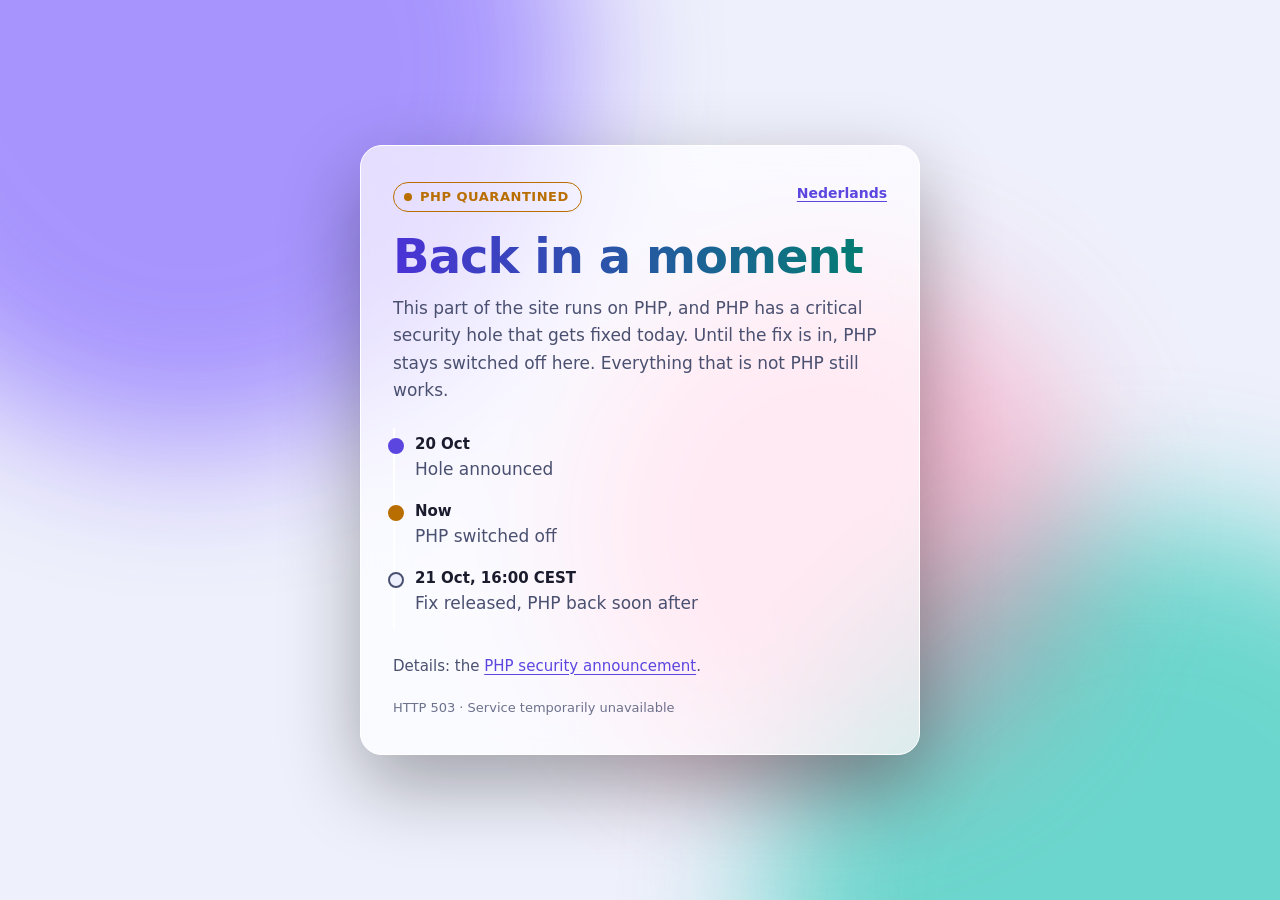
<file: site/museum/503/aurora.html>
<!doctype html>
<html lang="en">
<head>
<meta charset="utf-8">
<meta name="viewport" content="width=device-width, initial-scale=1">
<meta name="robots" content="noindex, nofollow">
<title>PHP service temporarily unavailable</title>
<link rel="stylesheet" href="aurora.css">
</head>
<body>
<div class="sky" aria-hidden="true"><i></i><i></i><i></i></div>
<main>
<p class="lang"><a href="nl-aurora.html" hreflang="nl" lang="nl">Nederlands</a></p>
<p class="chip"><span></span>PHP quarantined</p>
<h1>Back in a moment</h1>
<p>This part of the site runs on PHP, and PHP has a critical security hole that gets fixed today. Until the fix is in, PHP stays switched off here. Everything that is not PHP still works.</p>
<ol class="steps">
<li class="done"><b>20 Oct</b> Hole announced</li>
<li class="now"><b>Now</b> PHP switched off</li>
<li><b>21 Oct, 16:00 CEST</b> Fix released, PHP back soon after</li>
</ol>
<p class="small">Details: the <a href="https://www.php.net/archive/2026.php#2026-10-20-1">PHP security announcement</a>.</p>
<p class="foot">HTTP 503 &middot; Service temporarily unavailable</p>
</main>
</body>
</html>
</file>
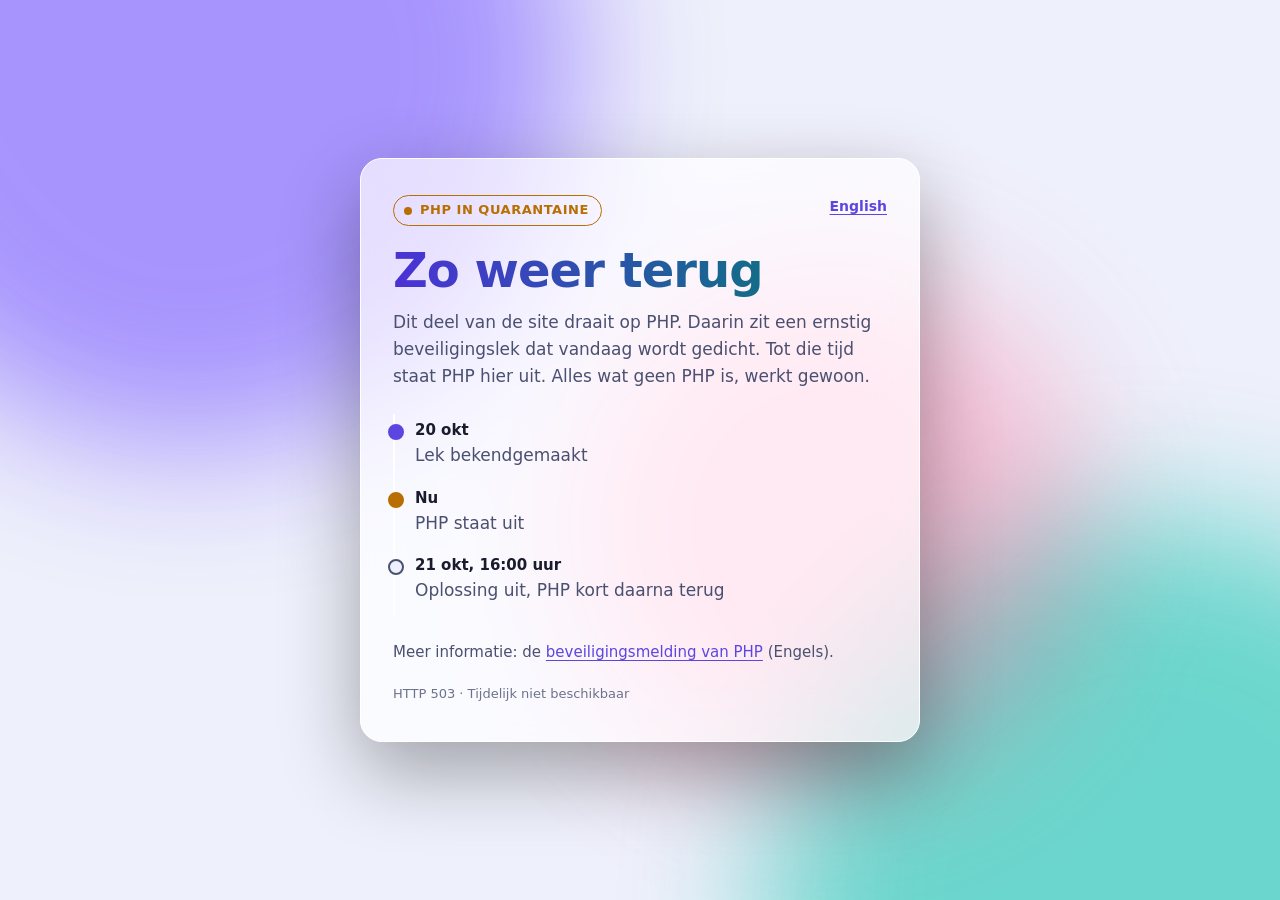
<file: site/museum/503/nl-aurora.html>
<!doctype html>
<html lang="nl">
<head>
<meta charset="utf-8">
<meta name="viewport" content="width=device-width, initial-scale=1">
<meta name="robots" content="noindex, nofollow">
<title>PHP tijdelijk niet beschikbaar</title>
<link rel="stylesheet" href="aurora.css">
</head>
<body>
<div class="sky" aria-hidden="true"><i></i><i></i><i></i></div>
<main>
<p class="lang"><a href="aurora.html" hreflang="en" lang="en">English</a></p>
<p class="chip"><span></span>PHP in quarantaine</p>
<h1>Zo weer terug</h1>
<p>Dit deel van de site draait op PHP. Daarin zit een ernstig beveiligingslek dat vandaag wordt gedicht. Tot die tijd staat PHP hier uit. Alles wat geen PHP is, werkt gewoon.</p>
<ol class="steps">
<li class="done"><b>20 okt</b> Lek bekendgemaakt</li>
<li class="now"><b>Nu</b> PHP staat uit</li>
<li><b>21 okt, 16:00 uur</b> Oplossing uit, PHP kort daarna terug</li>
</ol>
<p class="small">Meer informatie: de <a href="https://www.php.net/archive/2026.php#2026-10-20-1">beveiligingsmelding van PHP</a> (Engels).</p>
<p class="foot">HTTP 503 &middot; Tijdelijk niet beschikbaar</p>
</main>
</body>
</html>
</file>
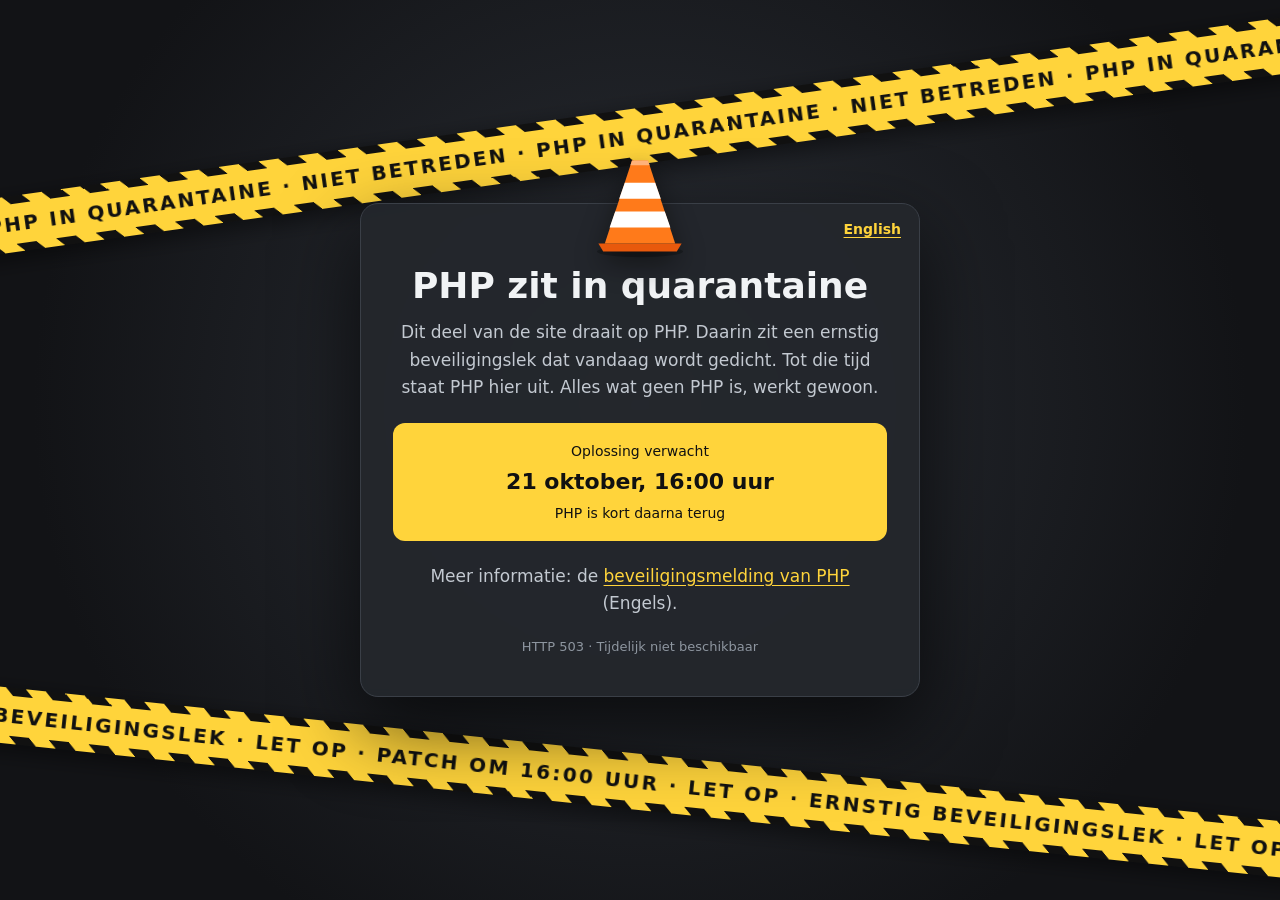
<file: site/museum/503/nl-tape.html>
<!doctype html>
<html lang="nl">
<head>
<meta charset="utf-8">
<meta name="viewport" content="width=device-width, initial-scale=1">
<meta name="robots" content="noindex, nofollow">
<title>PHP tijdelijk niet beschikbaar</title>
<link rel="stylesheet" href="tape.css">
</head>
<body>
<div class="tape t1" aria-hidden="true"><span>NIET BETREDEN &middot; PHP IN QUARANTAINE &middot; NIET BETREDEN &middot; PHP IN QUARANTAINE &middot; NIET BETREDEN &middot; PHP IN QUARANTAINE &middot; NIET BETREDEN &middot; PHP IN QUARANTAINE &middot; </span><span>NIET BETREDEN &middot; PHP IN QUARANTAINE &middot; NIET BETREDEN &middot; PHP IN QUARANTAINE &middot; NIET BETREDEN &middot; PHP IN QUARANTAINE &middot; NIET BETREDEN &middot; PHP IN QUARANTAINE &middot; </span></div>
<div class="tape t2" aria-hidden="true"><span>LET OP &middot; ERNSTIG BEVEILIGINGSLEK &middot; LET OP &middot; PATCH OM 16:00 UUR &middot; LET OP &middot; ERNSTIG BEVEILIGINGSLEK &middot; LET OP &middot; PATCH OM 16:00 UUR &middot; </span><span>LET OP &middot; ERNSTIG BEVEILIGINGSLEK &middot; LET OP &middot; PATCH OM 16:00 UUR &middot; LET OP &middot; ERNSTIG BEVEILIGINGSLEK &middot; LET OP &middot; PATCH OM 16:00 UUR &middot; </span></div>
<main>
<p class="lang"><a href="tape.html" hreflang="en" lang="en">English</a></p>
<svg class="cone" viewBox="0 0 120 130" aria-hidden="true">
<ellipse cx="60" cy="122" rx="54" ry="7" fill="#000" opacity=".25"/>
<path d="M8 112h104l-6 10H14z" fill="#e8590c"/>
<path d="M50 8h20l34 104H16z" fill="#ff7a1a"/>
<path d="M41 36h38l7 20H34zM29 72h62l7 20H22z" fill="#fff"/>
<path d="M50 8h20l2 6H48z" fill="#ffb27a"/>
</svg>
<h1>PHP zit in quarantaine</h1>
<p>Dit deel van de site draait op PHP. Daarin zit een ernstig beveiligingslek dat vandaag wordt gedicht. Tot die tijd staat PHP hier uit. Alles wat geen PHP is, werkt gewoon.</p>
<p class="when"><span>Oplossing verwacht</span> <b>21 oktober, 16:00 uur</b> <span>PHP is kort daarna terug</span></p>
<p>Meer informatie: de <a href="https://www.php.net/archive/2026.php#2026-10-20-1">beveiligingsmelding van PHP</a> (Engels).</p>
<p class="foot">HTTP 503 &middot; Tijdelijk niet beschikbaar</p>
</main>
</body>
</html>
</file>
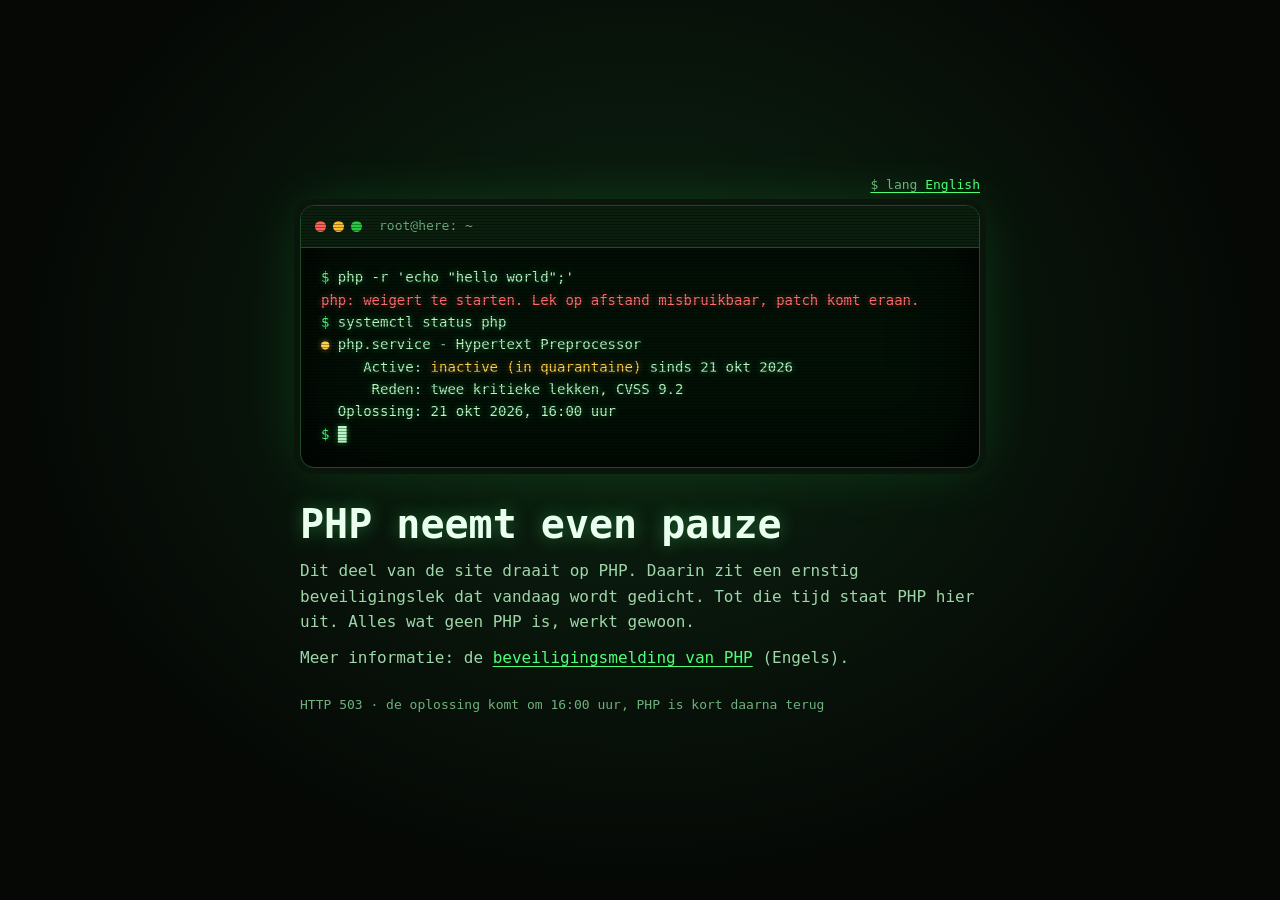
<file: site/museum/503/nl-terminal.html>
<!doctype html>
<html lang="nl">
<head>
<meta charset="utf-8">
<meta name="viewport" content="width=device-width, initial-scale=1">
<meta name="robots" content="noindex, nofollow">
<meta name="color-scheme" content="dark">
<title>PHP tijdelijk niet beschikbaar</title>
<link rel="stylesheet" href="terminal.css">
</head>
<body>
<main>
<p class="lang"><a href="terminal.html" hreflang="en" lang="en">English</a></p>
<div class="crt" aria-hidden="true">
<div class="bar"><span></span><span></span><span></span><b>root@here: ~</b></div>
<pre><span class="l"><i>$</i> php -r 'echo "hello world";'</span>
<span class="l err">php: weigert te starten. Lek op afstand misbruikbaar, patch komt eraan.</span>
<span class="l"><i>$</i> systemctl status php</span>
<span class="l"><em>●</em> php.service - Hypertext Preprocessor</span>
<span class="l">     Active: <em>inactive (in quarantaine)</em> sinds 21 okt 2026</span>
<span class="l">      Reden: twee kritieke lekken, CVSS 9.2</span>
<span class="l">  Oplossing: 21 okt 2026, 16:00 uur</span>
<span class="l"><i>$</i> <u>█</u></span></pre>
</div>
<h1>PHP neemt even pauze</h1>
<p>Dit deel van de site draait op PHP. Daarin zit een ernstig beveiligingslek dat vandaag wordt gedicht. Tot die tijd staat PHP hier uit. Alles wat geen PHP is, werkt gewoon.</p>
<p>Meer informatie: de <a href="https://www.php.net/archive/2026.php#2026-10-20-1">beveiligingsmelding van PHP</a> (Engels).</p>
<p class="foot">HTTP 503 &middot; de oplossing komt om 16:00 uur, PHP is kort daarna terug</p>
</main>
</body>
</html>
</file>
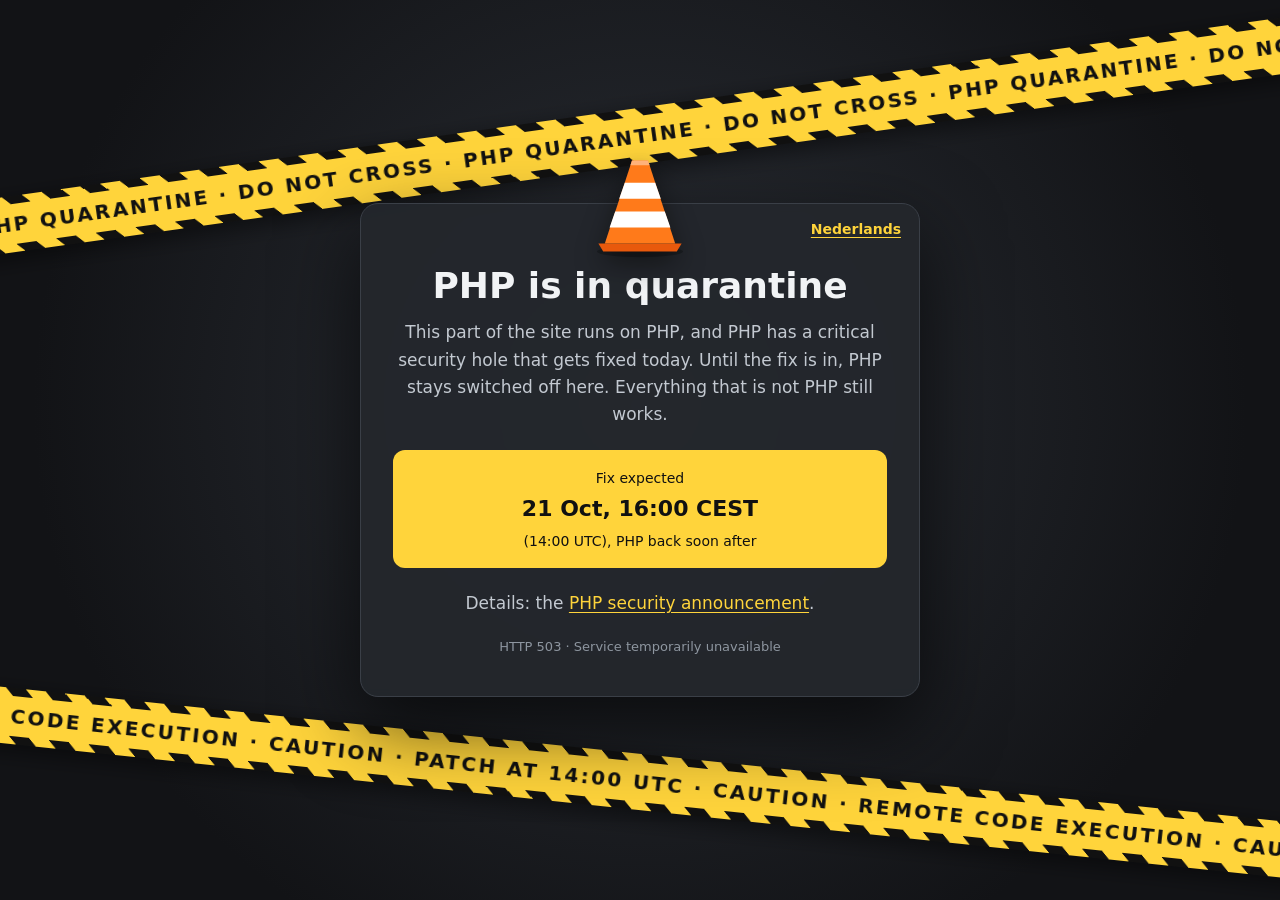
<file: site/museum/503/tape.html>
<!doctype html>
<html lang="en">
<head>
<meta charset="utf-8">
<meta name="viewport" content="width=device-width, initial-scale=1">
<meta name="robots" content="noindex, nofollow">
<title>PHP service temporarily unavailable</title>
<link rel="stylesheet" href="tape.css">
</head>
<body>
<div class="tape t1" aria-hidden="true"><span>DO NOT CROSS &middot; PHP QUARANTINE &middot; DO NOT CROSS &middot; PHP QUARANTINE &middot; DO NOT CROSS &middot; PHP QUARANTINE &middot; DO NOT CROSS &middot; PHP QUARANTINE &middot; </span><span>DO NOT CROSS &middot; PHP QUARANTINE &middot; DO NOT CROSS &middot; PHP QUARANTINE &middot; DO NOT CROSS &middot; PHP QUARANTINE &middot; DO NOT CROSS &middot; PHP QUARANTINE &middot; </span></div>
<div class="tape t2" aria-hidden="true"><span>CAUTION &middot; REMOTE CODE EXECUTION &middot; CAUTION &middot; PATCH AT 14:00 UTC &middot; CAUTION &middot; REMOTE CODE EXECUTION &middot; CAUTION &middot; PATCH AT 14:00 UTC &middot; </span><span>CAUTION &middot; REMOTE CODE EXECUTION &middot; CAUTION &middot; PATCH AT 14:00 UTC &middot; CAUTION &middot; REMOTE CODE EXECUTION &middot; CAUTION &middot; PATCH AT 14:00 UTC &middot; </span></div>
<main>
<p class="lang"><a href="nl-tape.html" hreflang="nl" lang="nl">Nederlands</a></p>
<svg class="cone" viewBox="0 0 120 130" aria-hidden="true">
<ellipse cx="60" cy="122" rx="54" ry="7" fill="#000" opacity=".25"/>
<path d="M8 112h104l-6 10H14z" fill="#e8590c"/>
<path d="M50 8h20l34 104H16z" fill="#ff7a1a"/>
<path d="M41 36h38l7 20H34zM29 72h62l7 20H22z" fill="#fff"/>
<path d="M50 8h20l2 6H48z" fill="#ffb27a"/>
</svg>
<h1>PHP is in quarantine</h1>
<p>This part of the site runs on PHP, and PHP has a critical security hole that gets fixed today. Until the fix is in, PHP stays switched off here. Everything that is not PHP still works.</p>
<p class="when"><span>Fix expected</span> <b>21 Oct, 16:00 CEST</b> <span>(14:00 UTC), PHP back soon after</span></p>
<p>Details: the <a href="https://www.php.net/archive/2026.php#2026-10-20-1">PHP security announcement</a>.</p>
<p class="foot">HTTP 503 &middot; Service temporarily unavailable</p>
</main>
</body>
</html>
</file>
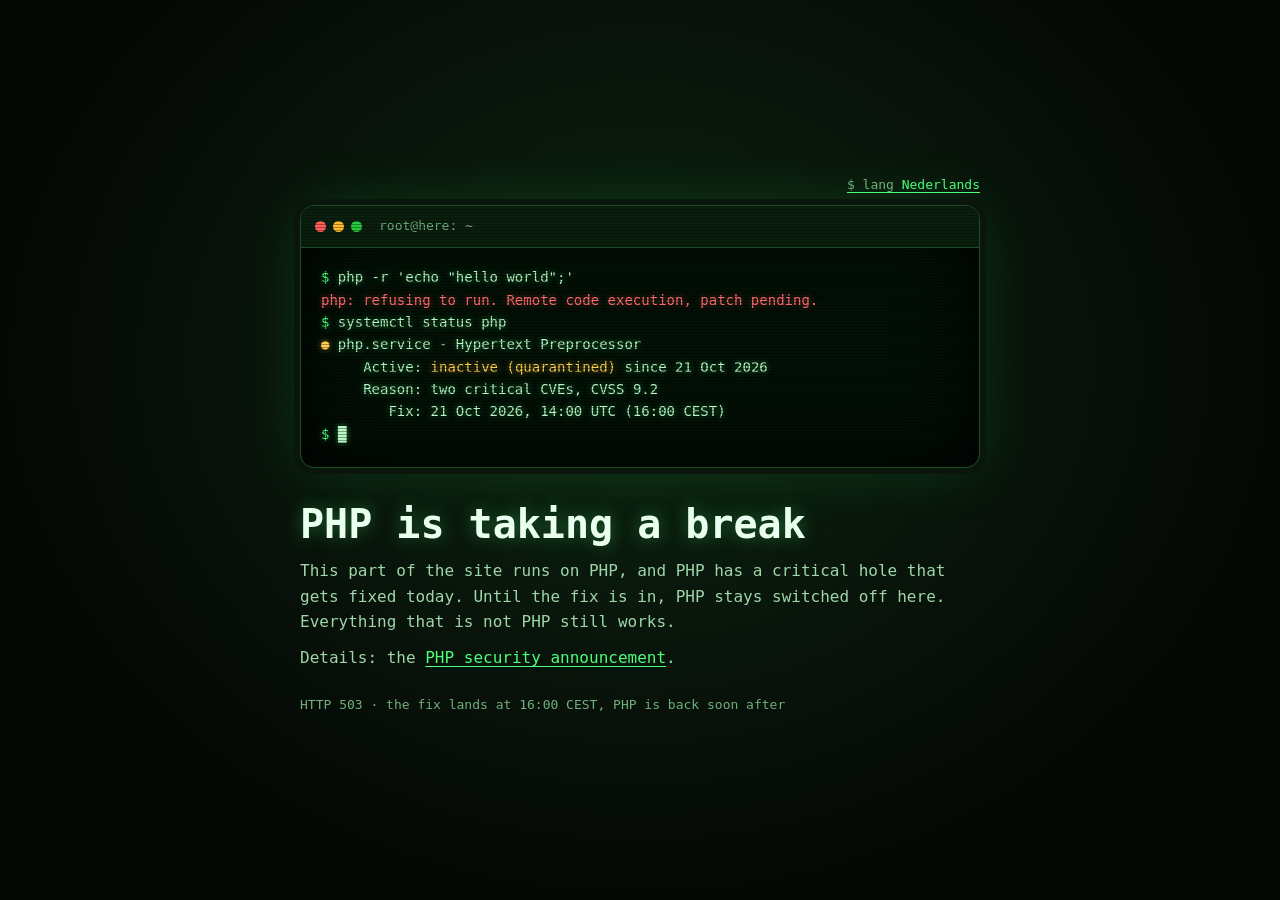
<file: site/museum/503/terminal.html>
<!doctype html>
<html lang="en">
<head>
<meta charset="utf-8">
<meta name="viewport" content="width=device-width, initial-scale=1">
<meta name="robots" content="noindex, nofollow">
<meta name="color-scheme" content="dark">
<title>PHP service temporarily unavailable</title>
<link rel="stylesheet" href="terminal.css">
</head>
<body>
<main>
<p class="lang"><a href="nl-terminal.html" hreflang="nl" lang="nl">Nederlands</a></p>
<div class="crt" aria-hidden="true">
<div class="bar"><span></span><span></span><span></span><b>root@here: ~</b></div>
<pre><span class="l"><i>$</i> php -r 'echo "hello world";'</span>
<span class="l err">php: refusing to run. Remote code execution, patch pending.</span>
<span class="l"><i>$</i> systemctl status php</span>
<span class="l"><em>●</em> php.service - Hypertext Preprocessor</span>
<span class="l">     Active: <em>inactive (quarantined)</em> since 21 Oct 2026</span>
<span class="l">     Reason: two critical CVEs, CVSS 9.2</span>
<span class="l">        Fix: 21 Oct 2026, 14:00 UTC (16:00 CEST)</span>
<span class="l"><i>$</i> <u>█</u></span></pre>
</div>
<h1>PHP is taking a break</h1>
<p>This part of the site runs on PHP, and PHP has a critical hole that gets fixed today. Until the fix is in, PHP stays switched off here. Everything that is not PHP still works.</p>
<p>Details: the <a href="https://www.php.net/archive/2026.php#2026-10-20-1">PHP security announcement</a>.</p>
<p class="foot">HTTP 503 &middot; the fix lands at 16:00 CEST, PHP is back soon after</p>
</main>
</body>
</html>
</file>
<file: site/museum/503/aurora.css>
/* 503 page while PHP is off (aurora, one of three that Apache picks per request): aurora and glass. A separate file, so strict CSPs (style-src 'self') allow it. */
* { box-sizing: border-box; }
:root { --bg: #0b0d1a; --text: #eef0ff; --muted: #b3b8d6; --glass: #ffffff14; --edge: #ffffff26; --accent: #9d8cff; --warn: #ffb547; }
@media (prefers-color-scheme: light) {
    :root { --bg: #eef0fb; --text: #1a1c2e; --muted: #4a5070; --glass: #ffffffb3; --edge: #ffffff; --accent: #5b46e0; --warn: #b86e00; }
}
html { background: var(--bg); }
body {
    margin: 0; min-height: 100vh; display: grid; place-items: center; padding: 24px 16px; overflow-x: hidden;
    font: 17px/1.6 system-ui, -apple-system, "Segoe UI", sans-serif; color: var(--text);
}
.sky { position: fixed; inset: 0; overflow: hidden; z-index: 0; }
.sky i { position: absolute; width: 60vmax; height: 60vmax; border-radius: 50%; filter: blur(70px); opacity: .55; animation: drift 22s ease-in-out infinite alternate; }
.sky i:nth-child(1) { background: #6d4aff; top: -25vmax; left: -15vmax; }
.sky i:nth-child(2) { background: #00c2a8; bottom: -30vmax; right: -20vmax; animation-duration: 28s; animation-delay: -6s; }
.sky i:nth-child(3) { background: #ff5c8a; top: 30%; left: 45%; width: 40vmax; height: 40vmax; opacity: .35; animation-duration: 18s; animation-delay: -3s; }
main {
    position: relative; z-index: 1; width: 100%; max-width: 560px; padding: 36px 32px 26px;
    background: var(--glass); border: 1px solid var(--edge); border-radius: 22px;
    backdrop-filter: blur(22px) saturate(140%); box-shadow: 0 30px 80px #0005;
}
.chip { display: inline-flex; align-items: center; gap: 8px; margin: 0 0 18px; padding: 4px 12px 4px 10px; border-radius: 99px; font-size: 13px; font-weight: 600; letter-spacing: .04em; text-transform: uppercase; color: var(--warn); border: 1px solid currentColor; }
.chip span { width: 8px; height: 8px; border-radius: 50%; background: currentColor; animation: pulse 1.6s ease-out infinite; }
h1 {
    margin: 0 0 12px; font-size: clamp(32px, 8vw, 48px); line-height: 1.1; letter-spacing: -.02em;
    background: linear-gradient(90deg, #a594ff, #3ee0c6, #ff7aa2, #a594ff) 0 0 / 300% 100%;
    -webkit-background-clip: text; background-clip: text; color: transparent;
    animation: sheen 10s linear infinite;
}
@media (prefers-color-scheme: light) { h1 { background-image: linear-gradient(90deg, #4b32d6, #00806e, #c2185b, #4b32d6); } }
p { margin: 10px 0; color: var(--muted); }
.steps { list-style: none; margin: 24px 0; padding: 0; border-left: 2px solid var(--edge); }
.steps li { position: relative; padding: 4px 0 12px 20px; color: var(--muted); }
.steps li::before { content: ""; position: absolute; left: -7px; top: 10px; width: 12px; height: 12px; border-radius: 50%; background: var(--bg); border: 2px solid var(--muted); }
.steps li.done::before { background: var(--accent); border-color: var(--accent); }
.steps li.now::before { background: var(--warn); border-color: var(--warn); animation: pulse 1.6s ease-out infinite; }
.steps b { display: block; color: var(--text); font-size: 15px; }
.small { font-size: 15px; }
a { color: var(--accent); text-underline-offset: 3px; }
a:hover, a:focus-visible { color: var(--text); }
.foot { margin-top: 20px; font-size: 13px; opacity: .8; }
.lang { float: right; margin: 0; font-size: 14px; font-weight: 600; }
@keyframes drift { to { transform: translate(12vmax, 8vmax) scale(1.15); } }
@keyframes sheen { to { background-position: 300% 0; } }
@keyframes pulse { 0% { box-shadow: 0 0 0 0 color-mix(in srgb, var(--warn) 70%, transparent); } 100% { box-shadow: 0 0 0 10px transparent; } }
@media (prefers-reduced-motion: reduce) { .sky i, h1, .chip span, .steps li.now::before { animation: none; } }
</file>
<file: site/museum/503/tape.css>
/* 503 page while PHP is off (tape, one of three that Apache picks per request): caution tape. A separate file, so strict CSPs (style-src 'self') allow it. */
* { box-sizing: border-box; }
html { background: #1b1d21; }
body {
    margin: 0; min-height: 100vh; display: grid; place-items: center; padding: 24px 16px; overflow: hidden;
    font: 17px/1.6 system-ui, -apple-system, "Segoe UI", sans-serif; color: #f1f3f5;
    background: radial-gradient(circle at 50% 45%, #2b2f36, #121316 75%);
}
.tape {
    position: fixed; left: -20vw; width: 140vw; display: flex; white-space: nowrap; z-index: 0;
    padding: 10px 0; font: 800 clamp(14px, 2.2vw, 20px)/1 system-ui, sans-serif; letter-spacing: .12em;
    color: #111; box-shadow: 0 6px 24px #0008;
    background: #ffd43b;
    border-block: 8px solid transparent;
    border-image: repeating-linear-gradient(45deg, #111 0 14px, #ffd43b 14px 28px) 8;
}
.tape span { flex: none; padding-right: 0; animation: crawl 28s linear infinite; }
.t1 { top: 12vh; transform: rotate(-8deg); }
.t2 { bottom: 10vh; transform: rotate(6deg); }
.t2 span { animation-direction: reverse; animation-duration: 34s; }
main {
    position: relative; z-index: 1; width: 100%; max-width: 560px; padding: 36px 32px 28px; text-align: center;
    background: #24272ded; border: 1px solid #3a3f47; border-radius: 18px;
    box-shadow: 0 30px 80px #000a; backdrop-filter: blur(4px);
}
.cone { width: 96px; height: 104px; margin: -86px auto 6px; display: block; filter: drop-shadow(0 10px 14px #0007); animation: wobble 3.2s ease-in-out infinite; transform-origin: 50% 95%; }
h1 { margin: 0 0 12px; font-size: clamp(26px, 6vw, 36px); line-height: 1.2; }
p { margin: 10px 0; color: #c3c9d1; }
.when { margin: 22px 0; padding: 14px; border-radius: 12px; background: #ffd43b; color: #111; }
.when b { display: block; font-size: 22px; }
.when span { font-size: 14px; }
a { color: #ffd43b; text-underline-offset: 3px; }
a:hover, a:focus-visible { color: #fff; }
.foot { margin-top: 20px; font-size: 13px; color: #8e96a0; }
.lang { position: absolute; top: 14px; right: 18px; margin: 0; font-size: 14px; font-weight: 600; }
@keyframes crawl { to { transform: translateX(-100%); } }
@keyframes wobble { 0%, 100% { transform: rotate(-3deg); } 50% { transform: rotate(3deg); } }
@media (prefers-reduced-motion: reduce) { .tape span, .cone { animation: none; } }
</file>
<file: site/museum/503/terminal.css>
/* 503 page while PHP is off (terminal, one of three that Apache picks per request): a phosphor terminal. A separate file, so strict CSPs (style-src 'self') allow it. */
* { box-sizing: border-box; }
html { background: #050805; }
body {
    margin: 0; min-height: 100vh; display: grid; place-items: center; padding: 24px 16px;
    font: 16px/1.6 ui-monospace, "Cascadia Code", "DejaVu Sans Mono", Menlo, Consolas, monospace;
    color: #b9f5c4;
    background:
        radial-gradient(ellipse at 50% 40%, #0d2412 0%, #050805 70%);
}
main { width: 100%; max-width: 680px; }
.crt {
    position: relative; border-radius: 14px; overflow: hidden;
    background: #031006; border: 1px solid #1c4d26;
    box-shadow: 0 0 0 6px #0a160c, 0 0 60px #29ff5a26, inset 0 0 80px #000;
}
.crt::after { /* scanlines + flicker */
    content: ""; position: absolute; inset: 0; pointer-events: none;
    background: repeating-linear-gradient(0deg, #0000 0 2px, #00000059 2px 3px);
    animation: flicker 6s infinite steps(1);
}
.bar { display: flex; gap: 7px; align-items: center; padding: 10px 14px; background: #0b1f0f; border-bottom: 1px solid #1c4d26; }
.bar span { width: 11px; height: 11px; border-radius: 50%; background: #ff5f56; }
.bar span:nth-child(2) { background: #ffbd2e; }
.bar span:nth-child(3) { background: #27c93f; }
.bar b { margin-left: 10px; font-weight: normal; font-size: 13px; color: #6fb07c; }
pre {
    margin: 0; padding: 18px 20px 22px; font: inherit; font-size: 14px; white-space: pre-wrap;
    text-shadow: 0 0 6px #4dff7a80;
}
.l { opacity: 0; animation: type .35s steps(1) forwards; }
.l:nth-child(1) { animation-delay: .3s; } .l:nth-child(2) { animation-delay: 1.1s; }
.l:nth-child(3) { animation-delay: 1.9s; } .l:nth-child(4) { animation-delay: 2.5s; }
.l:nth-child(5) { animation-delay: 2.8s; } .l:nth-child(6) { animation-delay: 3.1s; }
.l:nth-child(7) { animation-delay: 3.4s; } .l:nth-child(8) { animation-delay: 4.0s; }
pre i { font-style: normal; color: #4dff7a; }
pre em { font-style: normal; color: #ffcf4d; text-shadow: 0 0 6px #ffcf4d80; }
.err { color: #ff6b6b; text-shadow: 0 0 6px #ff6b6b80; }
u { text-decoration: none; animation: blink 1s steps(1) infinite; }
h1 { margin: 32px 0 8px; font-size: clamp(26px, 6vw, 40px); line-height: 1.2; color: #eafff0; text-shadow: 0 0 18px #4dff7a59; }
p { margin: 10px 0; color: #9ed6a9; }
a { color: #4dff7a; text-underline-offset: 3px; }
a:hover, a:focus-visible { color: #eafff0; }
.foot { margin-top: 24px; font-size: 13px; color: #6fb07c; }
.lang { margin: 0 0 10px; text-align: right; font-size: 13px; }
.lang a::before { content: "$ lang "; color: #6fb07c; }
@keyframes type { to { opacity: 1; } }
@keyframes blink { 50% { opacity: 0; } }
@keyframes flicker { 0%, 100% { opacity: 1; } 47% { opacity: .85; } 48% { opacity: 1; } 83% { opacity: .9; } }
@media (max-width: 480px) { pre { font-size: 12px; padding: 14px; } }
@media (prefers-reduced-motion: reduce) {
    .l { opacity: 1; animation: none; } u, .crt::after { animation: none; }
}
</file>
